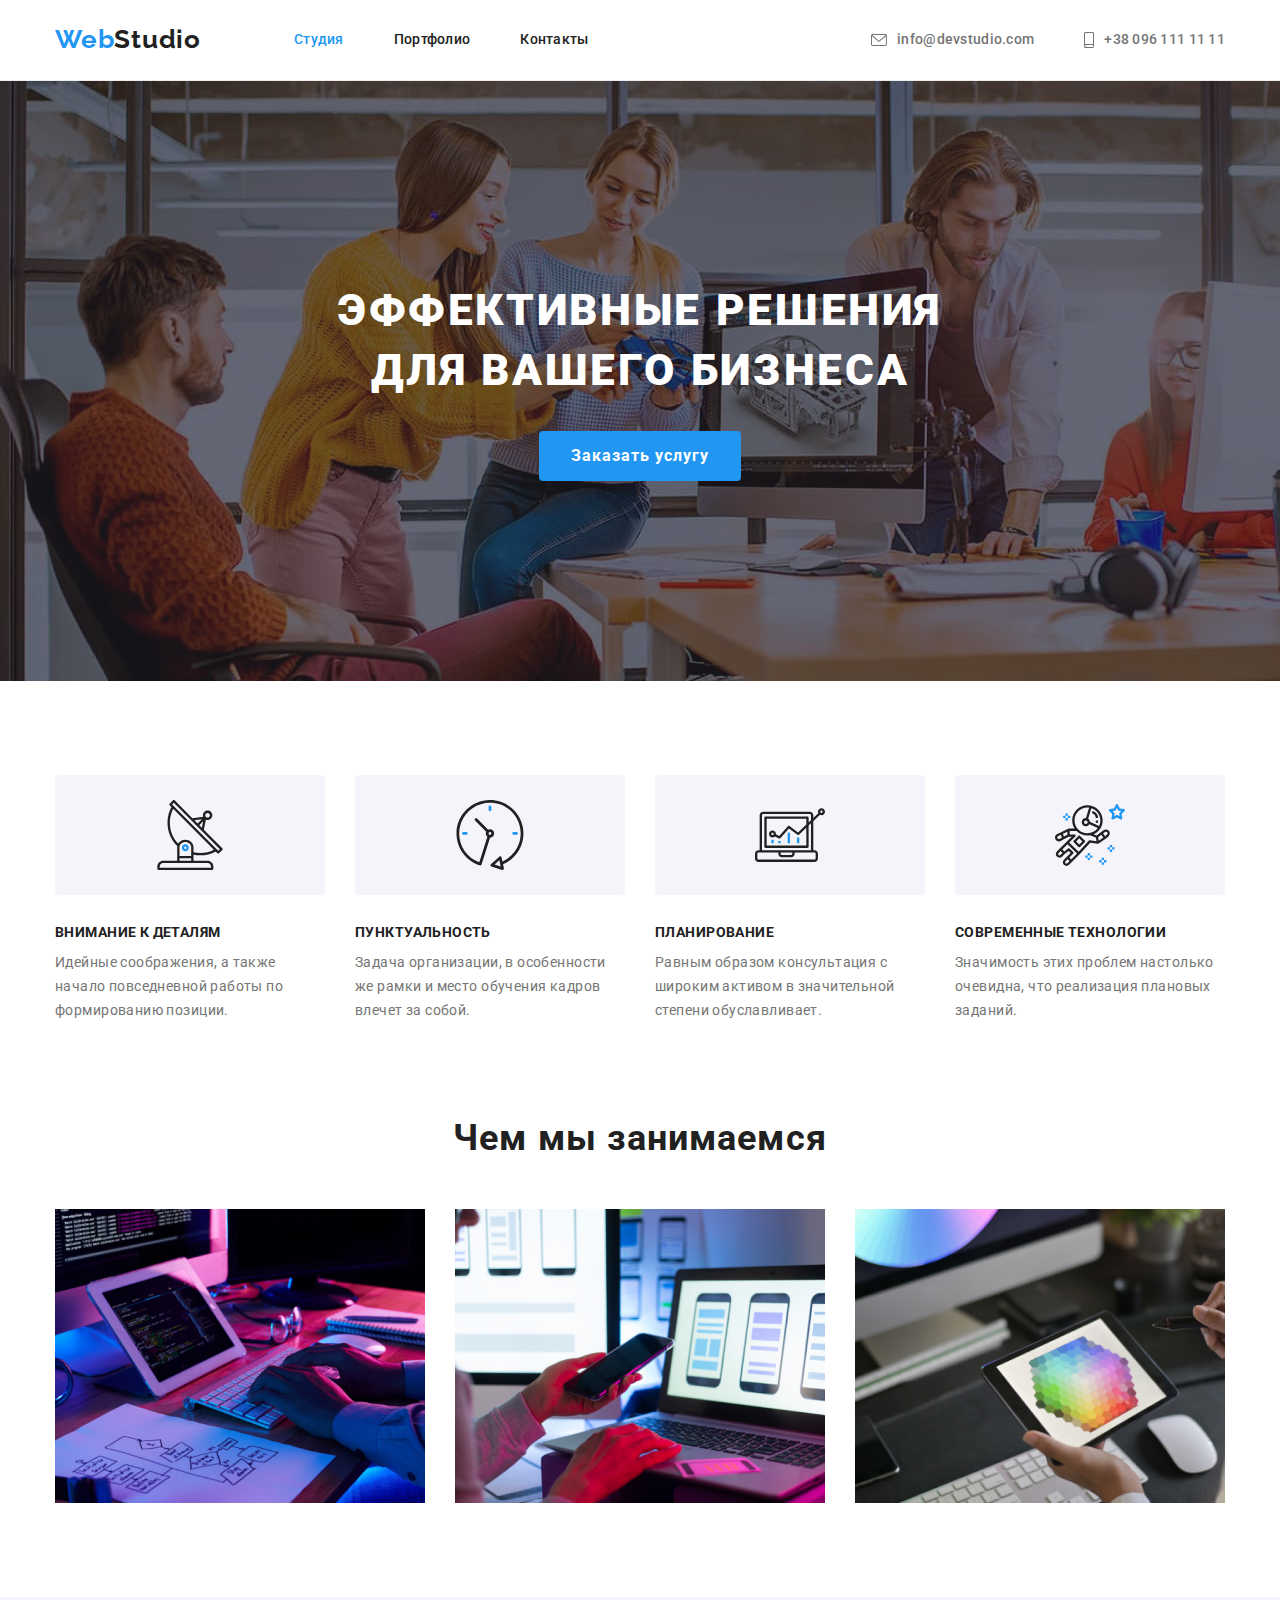
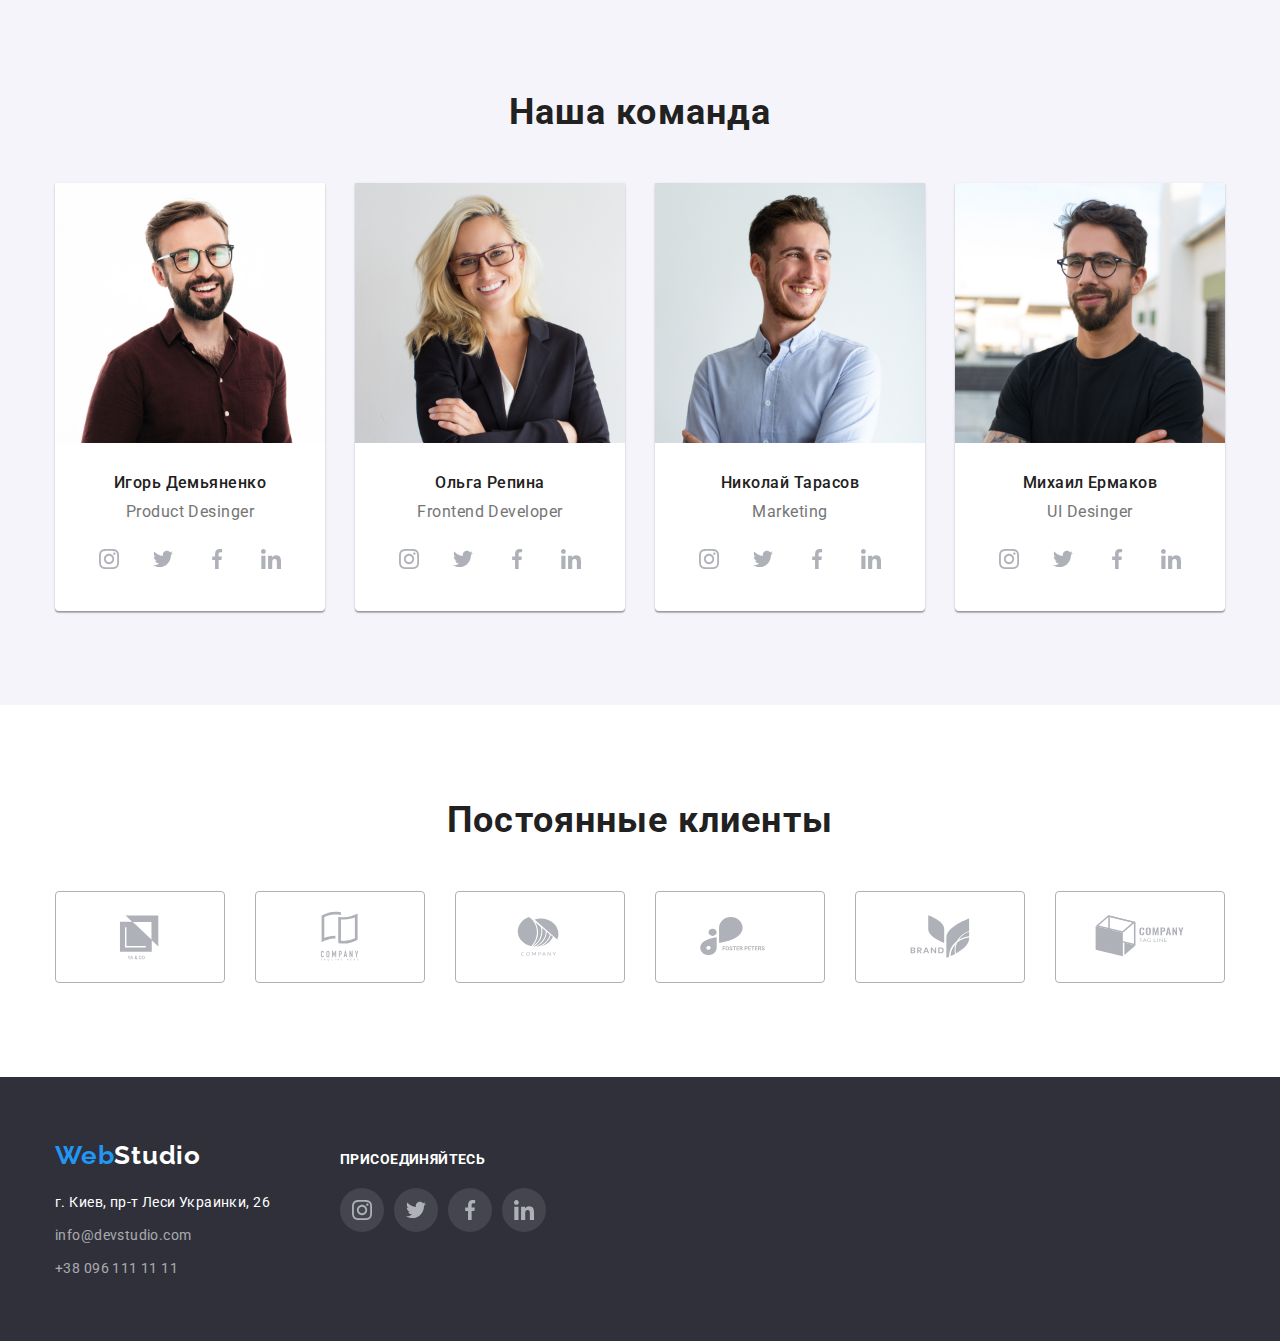
<file: index.html>
<!DOCTYPE html>
<html lang="ru"> 
    <head>
        <meta charset="UTF-8">
        <meta http-equiv="X-UA-Compatible" content="IE=edge">
        <meta name="viewport" content="width=device-width, initial-scale=1.0">
        <title>Document</title>
        <link rel="preconnect" href="https://fonts.googleapis.com">
        <link rel="preconnect" href="https://fonts.gstatic.com" crossorigin>
        <link href="https://fonts.googleapis.com/css2?family=Raleway:wght@700&family=Roboto:wght@400;500;700;900&display=swap" rel="stylesheet">
        <link rel="stylesheet" href="https://cdn.jsdelivr.net/npm/modern-normalize@1.1.0/modern-normalize.min.css">
        <link rel="stylesheet" href="./css/styles.css">
    </head>
    <body>  
        <!--Шапка-->
        <header class="header">
            <div class="container heder-container">
                <nav class="header-navigation">
                    <a href="/" class="link header-logo">Web<span class="header-studio">Studio</span> </a>
                    <ul class="list header-list">
                        <li class="header-item"><a class="link header-link current"  href="./index.html">Студия</a></li>
                        <li class="header-item"><a class="link header-link" href="./portfolio.html">Портфолио</a></li>
                        <li class="header-item"><a class="link header-link" href="">Контакты</a></li>
                    </ul>
                </nav>              
                <ul class="list contact-list">
                    <li class="contact-item"><a href="mailto:info@devstudio.com" class="link contact-link">
                        <svg class="envelope-icon" width="16" height="12">
                        <use href="./images/icons.svg#icon-envelope"></use>
                    </svg>info@devstudio.com</a></li>
                    <li class="contact-item"><a href="tel:+380961111111" class="link contact-link">
                        <svg class="smartphone-icon" width="10" height="16">
                        <use href="./images/icons.svg#icon-smartphone"></use>
                    </svg>+38 096 111 11 11</a></li>
                </ul>
            </div>   
        </header>  
        <main>
            <!--Основной-->            
            <section class="hero">
                <div class="container">   
                    <h1 class="hero-title">Эффективные решения для вашего бизнеса</h1>                
                    <button type="button" class="hero-btn">Заказать услугу</button>
                </div>  
            </section>        
            <!--Наша особенность-->
            <section class="differences section">
                <div class="container">
                    <h2 class="visually-hidden" >Наша особенность</h2>
                    <ul class="list differences-list">
                        <li class="differences-item">
                            <a href="" class="differences-link">
                                <svg class="differences-icon" width="70" height="70">
                                    <use href="./images/icons.svg#icon-antenna"></use>
                                </svg> 
                            </a>
                            <h3 class="differences-title">Внимание к деталям</h3>
                            <p class="differences-after-title" >Идейные соображения, а также начало повседневной работы по формированию позиции.</p>
                        </li>
                        <li class="differences-item">
                            <a href="" class="differences-link">
                                <svg class="differences-icon" width="70" height="70">
                                    <use href="./images/icons.svg#icon-clock"></use>
                                </svg> 
                            </a>
                            <h3 class="differences-title">Пунктуальность</h3>
                            <p class="differences-after-title">Задача организации, в особенности же рамки и место обучения кадров влечет за собой.</p>     
                        </li>
                        <li class="differences-item">
                            <a href="" class="differences-link">
                                <svg class="differences-icon" width="70" height="70">
                                    <use href="./images/icons.svg#icon-diagram"></use>
                                </svg> 
                            </a>
                            <h3 class="differences-title">Планирование</h3>
                            <p class="differences-after-title">Равным образом консультация с широким активом в значительной степени обуславливает.</p>                  
                        </li>
                        <li class="differences-item">
                            <a href="" class="differences-link">
                                <svg class="differences-icon" width="70" height="70">
                                    <use href="./images/icons.svg#icon-astronaut"></use>
                                </svg> 
                            </a>
                            <h3 class="differences-title">Современные технологии</h3>
                            <p class="differences-after-title">Значимость этих проблем настолько очевидна, что реализация плановых заданий.</p>
                        </li>
                    </ul> 
                </div>
            </section>
            <!--Чем мы занимаемся--> 
            <section class="work section">
                <div class="container">
                    <h2 class="work-title">Чем мы занимаемся</h2>
                    <ul class="list work-list">
                        <li class="work-item">
                            <img src="./images/картинка1.jpg" alt="картинка 1" width="370" height="294">
                        </li>
                        <li class="work-item">
                            <img src="./images/картинка2.jpg" alt="картинка 2" width="370" height="294">
                        </li>
                        <li class="work-item">
                            <img src="./images/картинка3.jpg" alt="картинка 3" width="370" height="294">
                        </li>
                    </ul>
                </div>
            </section>      
            <!--Наша команда-->
            <section class="command section">
                <div class="container">
                    <h2 class="command-title">Наша команда</h2>
                    <ul class="list command-list">
                        <li class="command-item">
                            <img src="./images/ИгорьДемьяненко.jpg" alt="Игорь Демьяненко" width="270" height="260">
                            <div>
                                <h3 class="command-name">Игорь Демьяненко</h3>
                                <p class="command-after-title">Product Desinger</p>
                                <ul class="command-social-list list">
                                    <li class="command-social-item">
                                        <a class="command-social-link" href="">
                                            <svg class="command-social-icon" width="20" height="20">
                                                <use href="./images/icons.svg#icon-instagram"></use> 
                                            </svg>
                                        </a>
                                    </li>
                                    <li class="command-social-item">
                                        <a class="command-social-link" href="">
                                            <svg class="command-social-icon" width="20" height="20">
                                                <use href="./images/icons.svg#icon-twitter"></use>   
                                            </svg>
                                        </a>
                                    </li>
                                    <li class="command-social-item">
                                        <a class="command-social-link" href="">
                                            <svg class="command-social-icon" width="20" height="20">
                                                <use href="./images/icons.svg#icon-facebook"></use>
                                            </svg>        
                                        </a>
                                    </li>
                                    <li class="command-social-item">
                                        <a class="command-social-link" href="">
                                            <svg class="command-social-icon" width="20" height="20">
                                                <use href="./images/icons.svg#icon-linkedin"></use>
                                            </svg>                         
                                        </a>
                                    </li>
                                </ul>
                            </div>
                        </li> 
                        <li class="command-item">
                            <img src="./images/ОльгаРепина.jpg" alt="Ольга Репина" width="270" height="260">
                            <div>
                                <h3 class="command-name">Ольга Репина</h3>
                                <p class="command-after-title">Frontend Developer</p>
                                <ul class="command-social-list list">
                                    <li class="command-social-item">
                                        <a class="command-social-link" href="">
                                            <svg class="command-social-icon" width="20" height="20">
                                                <use href="./images/icons.svg#icon-instagram"></use> 
                                            </svg>
                                        </a>
                                    </li>
                                    <li class="command-social-item">
                                        <a class="command-social-link" href="">
                                            <svg class="command-social-icon" width="20" height="20">
                                                <use href="./images/icons.svg#icon-twitter"></use>   
                                            </svg>
                                        </a>
                                    </li>
                                    <li class="command-social-item">
                                        <a class="command-social-link" href="">
                                            <svg class="command-social-icon" width="20" height="20">
                                                <use href="./images/icons.svg#icon-facebook"></use>
                                            </svg>        
                                        </a>
                                    </li>
                                    <li class="command-social-item">
                                        <a class="command-social-link" href="">
                                            <svg class="command-social-icon" width="20" height="20">
                                                <use href="./images/icons.svg#icon-linkedin"></use>
                                            </svg>                         
                                        </a>
                                    </li>
                                </ul>
                            </div>
                        </li>
                        <li class="command-item">
                            <img src="./images/НиколайТарасов.jpg" alt="Николай Тарасов" width="270" height="260">
                            <div>
                                <h3 class="command-name">Николай Тарасов</h3>
                                <p class="command-after-title">Marketing</p>
                                <ul class="command-social-list list">
                                    <li class="command-social-item">
                                        <a class="command-social-link" href="">
                                            <svg class="command-social-icon" width="20" height="20">
                                                <use href="./images/icons.svg#icon-instagram"></use> 
                                            </svg>
                                        </a>
                                    </li>
                                    <li class="command-social-item">
                                        <a class="command-social-link" href="">
                                            <svg class="command-social-icon" width="20" height="20">
                                                <use href="./images/icons.svg#icon-twitter"></use>   
                                            </svg>
                                        </a>
                                    </li>
                                    <li class="command-social-item">
                                        <a class="command-social-link" href="">
                                            <svg class="command-social-icon" width="20" height="20">
                                                <use href="./images/icons.svg#icon-facebook"></use>
                                            </svg>        
                                        </a>
                                    </li>
                                    <li class="command-social-item">
                                        <a class="command-social-link" href="">
                                            <svg class="command-social-icon" width="20" height="20">
                                                <use href="./images/icons.svg#icon-linkedin"></use>
                                            </svg>                         
                                        </a>
                                    </li>
                                </ul>
                            </div>
                        </li>
                        <li class="command-item">
                            <img src="./images/МихаилЕрмаков.jpg" alt="Михаил Ермаков" width="270" height="260">
                            <div>
                                <h3 class="command-name">Михаил Ермаков</h3>
                                <p class="command-after-title">UI Desinger</p>
                                <ul class="command-social-list list">
                                    <li class="command-social-item">
                                        <a class="command-social-link" href="">
                                            <svg class="command-social-icon" width="20" height="20">
                                                <use href="./images/icons.svg#icon-instagram"></use> 
                                            </svg>
                                        </a>
                                    </li>
                                    <li class="command-social-item">
                                        <a class="command-social-link" href="">
                                            <svg class="command-social-icon" width="20" height="20">
                                                <use href="./images/icons.svg#icon-twitter"></use>   
                                            </svg>
                                        </a>
                                    </li>
                                    <li class="command-social-item">
                                        <a class="command-social-link" href="">
                                            <svg class="command-social-icon" width="20" height="20">
                                                <use href="./images/icons.svg#icon-facebook"></use>
                                            </svg>        
                                        </a>
                                    </li>
                                    <li class="command-social-item">
                                        <a class="command-social-link" href="">
                                            <svg class="command-social-icon" width="20" height="20">
                                                <use href="./images/icons.svg#icon-linkedin"></use>
                                            </svg>                         
                                        </a>
                                    </li>
                                </ul>
                            </div>
                        </li>    
                    </ul>    
                </div>
            </section>
        <!--Клиенты-->
        <section class="clients section">
            <div class="container">
                <h2 class="clients-title" >Постоянные клиенты</h2>
                <ul class="list clients-list">
                    <li class="clients-item">
                        <a href="" class="clients-link">
                            <svg class="clients-icon" width="100" height="60">
                                <use href="./images/icons.svg#icon-Logo1"></use>
                            </svg> 
                        </a>
                    </li>
                    <li class="clients-item">
                        <a href="" class="clients-link">
                            <svg class="clients-icon" width="100" height="60">
                                <use href="./images/icons.svg#icon-Logo2"></use>
                            </svg> 
                        </a>
                    </li>
                    <li class="clients-item">
                        <a href="" class="clients-link">
                            <svg class="clients-icon" width="100" height="60">
                                <use href="./images/icons.svg#icon-Logo3"></use>
                            </svg> 
                        </a>
                    </li>
                    <li class="clients-item">
                        <a href="" class="clients-link">
                            <svg class="clients-icon" width="100" height="60">
                                <use href="./images/icons.svg#icon-Logo4"></use>
                            </svg> 
                        </a>
                    </li>
                    <li class="clients-item">
                        <a href="" class="clients-link">
                            <svg class="clients-icon" width="100" height="60">
                                <use href="./images/icons.svg#icon-Logo5"></use>
                            </svg> 
                        </a>
                    </li>
                    <li class="clients-item">
                        <a href="" class="clients-link">
                            <svg class="clients-icon" width="100" height="60">
                                <use href="./images/icons.svg#icon-Logo6"></use>
                            </svg> 
                        </a>
                    </li> 
                </ul> 
            </div>
        </section>      
        </main> 
        <!--Подвал-->
        <footer class="footer"> 
            <div class="container footer-container">
                <div>
                    <a href="/" class="link footer-logo">Web<span class="footer-studio">Studio</span> </a>
                    <address>
                        <ul class="list footer-list">
                            <li class="footer-item"><a href="" class="link footer-adress">г. Киев, пр-т Леси Украинки, 26</a></li>
                            <li class="footer-item"><a href="mailto:info@devstudio.com" class="link footer-link">info@devstudio.com</a></li>
                            <li class="footer-item"><a href="tel:+380961111111" class="link footer-link">+38 096 111 11 11</a></li>
                        </ul>
                    </address> 
                </div>
                <div class="footer-social">
                    <h3 class="footer-social-title">ПРИСОЕДИНЯЙТЕСЬ</h3>
                    <ul class="footer-social-list list">
                        <li class="footer-social-item">
                            <a class="footer-social-link" href="">
                                <svg class="footer-social-icon" width="20" height="20">
                                    <use href="./images/icons.svg#icon-instagram"></use> 
                                </svg>
                            </a>
                        </li>
                        <li class="footer-social-item">
                            <a class="footer-social-link" href="">
                                <svg class="footer-social-icon" width="20" height="20">
                                    <use href="./images/icons.svg#icon-twitter"></use> 
                                </svg>
                            </a>
                        </li>
                        <li class="footer-social-item">
                            <a class="footer-social-link" href="">
                                <svg class="footer-social-icon" width="20" height="20">
                                    <use href="./images/icons.svg#icon-facebook"></use> 
                                </svg>
                            </a>
                        </li>
                        <li class="footer-social-item">
                            <a class="footer-social-link" href="">
                                <svg class="footer-social-icon" width="20" height="20">
                                    <use href="./images/icons.svg#icon-linkedin"></use> 
                                </svg>
                            </a>
                        </li>
                    </ul>
                </div>                             
            </div> 
        </footer>
    </body>
</html>
</file>
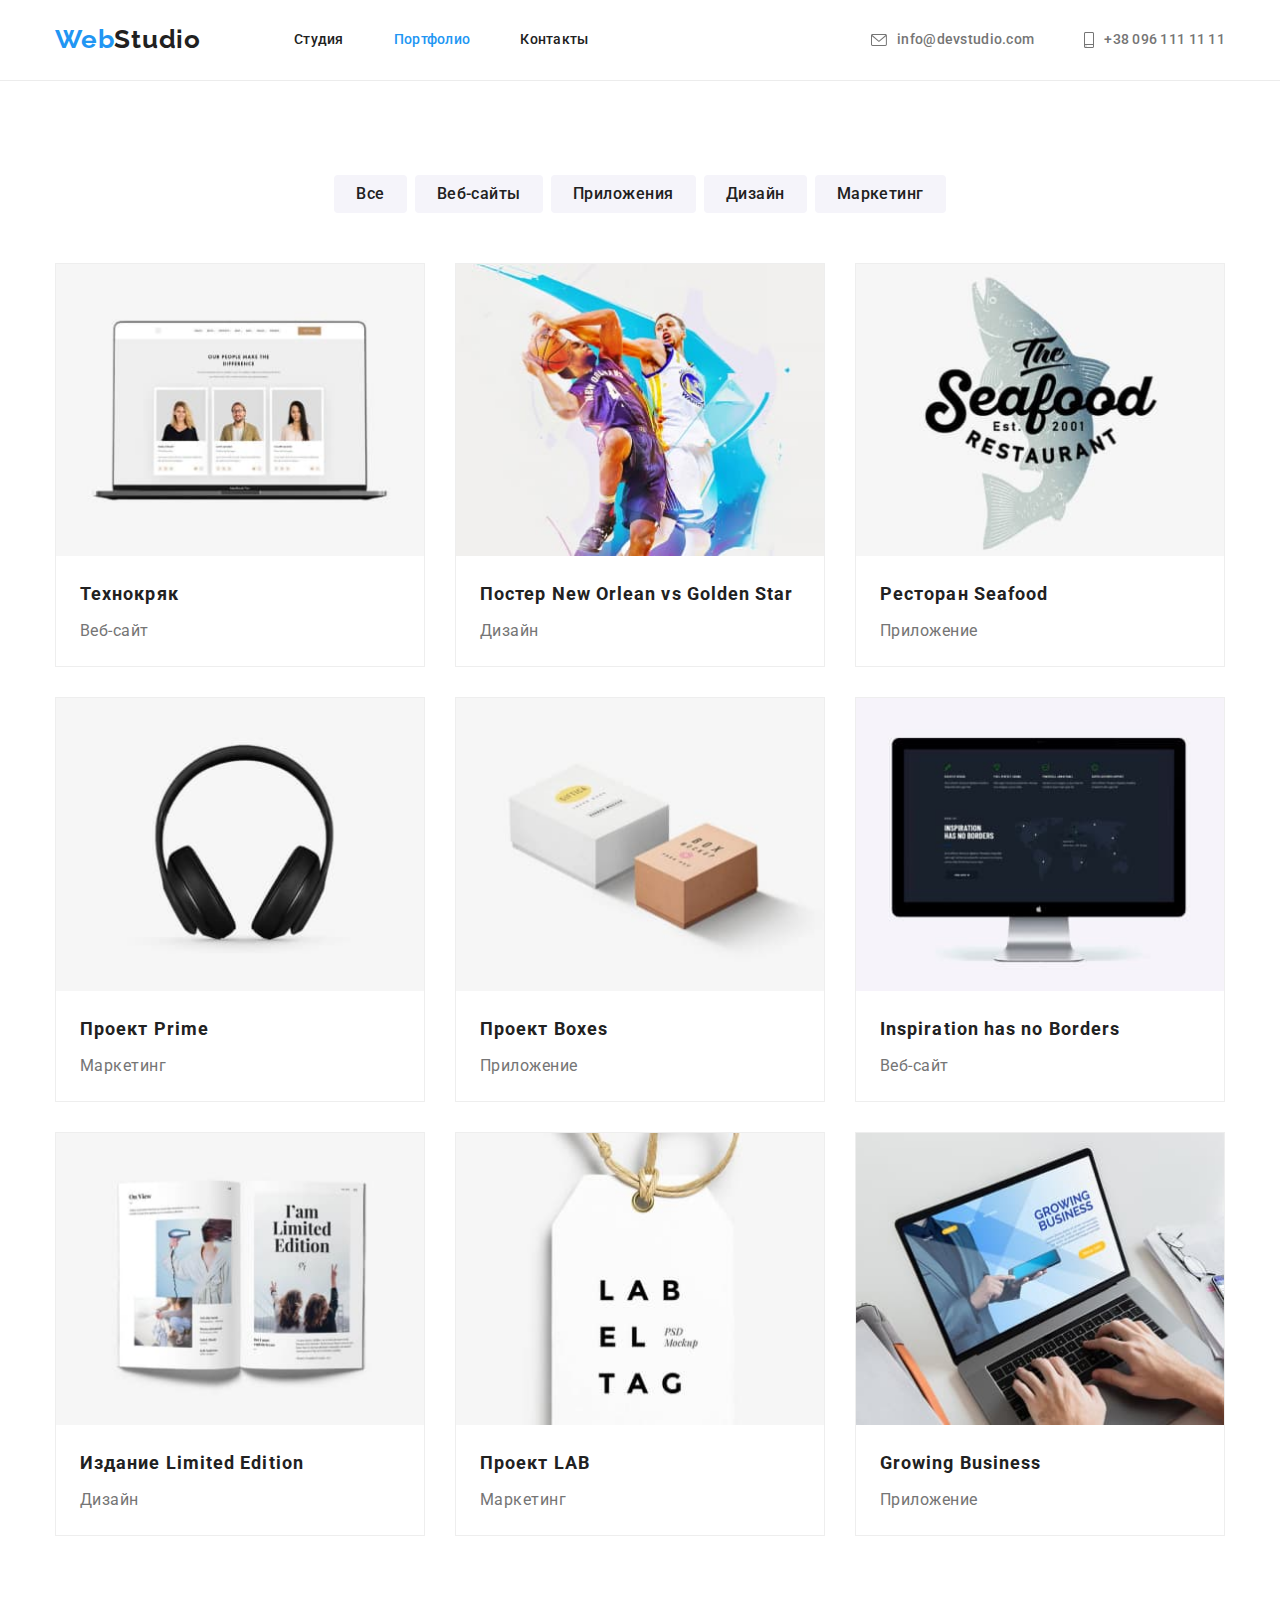
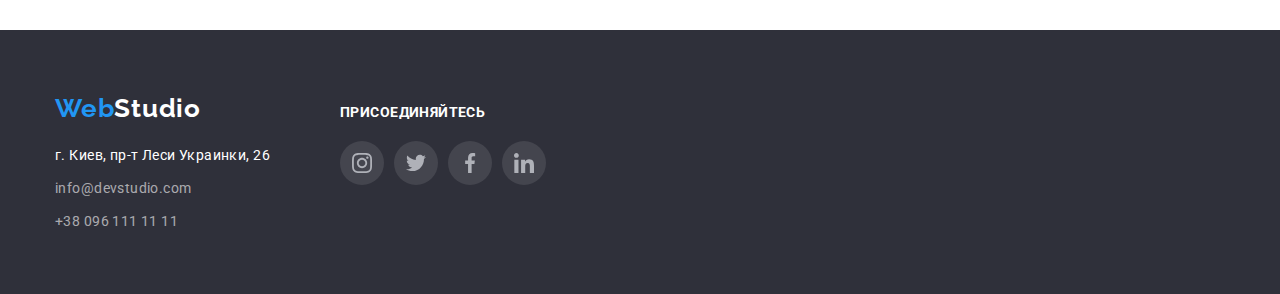
<file: portfolio.html>
<!DOCTYPE html>
<html lang="ru">
    <head>
        <meta charset="UTF-8">
        <meta http-equiv="X-UA-Compatible" content="IE=edge">
        <meta name="viewport" content="width=device-width, initial-scale=1.0">
        <title>Document</title>
        <link rel="preconnect" href="https://fonts.googleapis.com">
        <link rel="preconnect" href="https://fonts.gstatic.com" crossorigin>
        <link href="https://fonts.googleapis.com/css2?family=Raleway:wght@700&family=Roboto:wght@400;500;700;900&display=swap" rel="stylesheet">
        <link rel="stylesheet" href="https://cdn.jsdelivr.net/npm/modern-normalize@1.1.0/modern-normalize.min.css">
        <link rel="stylesheet" href="./css/styles.css">
    </head>
    <body>
        <!--Шапка-->
        <header class="header">
            <div class="container heder-container">
                <nav class="header-navigation">
                    <a href="/" class="link header-logo">Web<span class="header-studio">Studio</span> </a>
                    <ul class="list header-list">
                        <li class="header-item"><a class="link header-link"  href="./index.html">Студия</a></li>
                        <li class="header-item"><a class="link header-link current " href="./portfolio.html">Портфолио</a></li>
                        <li class="header-item"><a class="link header-link" href="">Контакты</a></li>
                    </ul>
                </nav>              
                <ul class="list contact-list">
                    <li class="contact-item"><a href="mailto:info@devstudio.com" class="link contact-link">
                        <svg class="envelope-icon" width="16" height="12">
                        <use href="./images/icons.svg#icon-envelope"></use>
                    </svg>info@devstudio.com</a></li>
                    <li class="contact-item"><a href="tel:+380961111111" class="link contact-link">
                        <svg class="smartphone-icon" width="10" height="16">
                        <use href="./images/icons.svg#icon-smartphone"></use>
                    </svg>+38 096 111 11 11</a></li>
                </ul>
            </div>   
        </header>  
        <main> 
            <!--Портфолио-->  
            <section class="section">
                <div class="container">
                    <h1 class="visually-hidden">Портфолио</h1> 
                    <!--BTN  -->
                    <ul class="list porfolio-list">
                        <li class="porfolio-item"><button type="button" class="porfolio-btn">Все</button></li>
                        <li class="porfolio-item"><button type="button" class="porfolio-btn">Веб-сайты</button></li>
                        <li class="porfolio-item"><button type="button" class="porfolio-btn">Приложения</button></li>
                        <li class="porfolio-item"><button type="button" class="porfolio-btn">Дизайн</button></li>
                        <li class="porfolio-item"><button type="button" class="porfolio-btn">Маркетинг</button></li>
                    </ul> 
                    <!--Project  -->
                    <ul class="list project-list">
                        <li class="project-item"> 
                            <a href="" class="link project-link">
                                <img src="./images/portfolio/tehno.jpg" alt="Технокряк" width="370" height="294">
                                <div class="project-type">
                                    <h2 class="project-title">Технокряк</h2>
                                    <p class="project-after-title">Веб-сайт</p>
                                </div>                             
                            </a>                  
                        </li>
                        <li class="project-item"> 
                            <a href="" class="link project-link">
                                <img src="./images/portfolio/poster.jpg" alt="Постер New Orlean vs Golden Star" width="370" height="294">
                                <div class="project-type">
                                    <h2 class="project-title">Постер New Orlean vs Golden Star</h2>
                                    <p class="project-after-title">Дизайн</p>
                                </div>                         
                            </a>                
                        </li>
                        <li class="project-item"> 
                            <a href="" class="link project-link">
                                <img src="./images/portfolio/seafood.jpg" alt="Ресторан Seafood" width="370" height="294">
                                <div class="project-type">
                                    <h2 class="project-title">Ресторан Seafood</h2>
                                    <p class="project-after-title">Приложение</p>
                                </div>                           
                            </a>                 
                        </li>
                        <li class="project-item"> 
                            <a href="" class="link project-link">
                                <img src="./images//portfolio/prime.jpg" alt="Проект Prime" width="370" height="294">
                                <div class="project-type">
                                    <h2 class="project-title">Проект Prime</h2>
                                    <p class="project-after-title">Маркетинг</p>
                                </div>                             
                            </a>                 
                        </li>
                        <li class="project-item"> 
                            <a href="" class="link project-link">
                                <img src="./images/portfolio/boxes.jpg" alt="Проект Boxes" width="370" height="294">
                                <div class="project-type">
                                    <h2 class="project-title">Проект Boxes</h2>
                                    <p class="project-after-title">Приложение</p>
                                </div>     
                            </a>                       
                        </li>
                        <li class="project-item"> 
                            <a href="" class="link project-link">
                                <img src="./images/portfolio/borders.jpg" alt="Inspiration has no Borders" width="370" height="294">
                                <div class="project-type">
                                    <h2 class="project-title">Inspiration has no Borders</h2>
                                    <p class="project-after-title">Веб-сайт</p>
                                </div>                         
                            </a>                    
                        </li>
                        <li class="project-item"> 
                            <a href="" class="link project-link">
                                <img src="./images/portfolio/limited.jpg" alt="Издание Limited Edition" width="370" height="294">
                                <div class="project-type">
                                    <h2 class="project-title">Издание Limited Edition</h2>
                                    <p class="project-after-title">Дизайн</p>
                                </div>     
                            </a>                     
                        </li>
                        <li class="project-item"> 
                            <a href="" class="link project-link">
                                <img src="./images/portfolio/lab.jpg" alt="Проект LAB" width="370" height="294">
                                <div class="project-type">
                                    <h2 class="project-title">Проект LAB</h2>
                                    <p class="project-after-title">Маркетинг</p>
                                </div>                            
                            </a>                      
                        </li>
                        <li class="project-item"> 
                            <a href="" class="link project-link">
                                <img src="./images/portfolio/business.jpg" alt="Growing Business" width="370" height="294">
                                <div class="project-type">
                                    <h2 class="project-title">Growing Business</h2>
                                    <p class="project-after-title">Приложение</p>
                                </div> 
                            </a>  
                        </li>            
                    </ul>       
                </div>   
            </section>    
        </main>   
        <!--Подвал-->
        <footer class="footer"> 
            <div class="container footer-container">
                <div>
                    <a href="/" class="link footer-logo">Web<span class="footer-studio">Studio</span> </a>
                    <address>
                        <ul class="list footer-list">
                            <li class="footer-item"><a href="" class="link footer-adress">г. Киев, пр-т Леси Украинки, 26</a></li>
                            <li class="footer-item"><a href="mailto:info@devstudio.com" class="link footer-link">info@devstudio.com</a></li>
                            <li class="footer-item"><a href="tel:+380961111111" class="link footer-link">+38 096 111 11 11</a></li>
                        </ul>
                    </address> 
                </div>
                <div class="footer-social">
                    <h3 class="footer-social-title">ПРИСОЕДИНЯЙТЕСЬ</h3>
                    <ul class="footer-social-list list">
                        <li class="footer-social-item">
                            <a class="footer-social-link" href="">
                                <svg class="footer-social-icon" width="20" height="20">
                                    <use href="./images/icons.svg#icon-instagram"></use> 
                                </svg>
                            </a>
                        </li>
                        <li class="footer-social-item">
                            <a class="footer-social-link" href="">
                                <svg class="footer-social-icon" width="20" height="20">
                                    <use href="./images/icons.svg#icon-twitter"></use> 
                                </svg>
                            </a>
                        </li>
                        <li class="footer-social-item">
                            <a class="footer-social-link" href="">
                                <svg class="footer-social-icon" width="20" height="20">
                                    <use href="./images/icons.svg#icon-facebook"></use> 
                                </svg>
                            </a>
                        </li>
                        <li class="footer-social-item">
                            <a class="footer-social-link" href="">
                                <svg class="footer-social-icon" width="20" height="20">
                                    <use href="./images/icons.svg#icon-linkedin"></use> 
                                </svg>
                            </a>
                        </li>
                    </ul>
                </div>                             
            </div> 
        </footer>
    </body>
</html>
</file>
<file: css/styles.css>
/* основной цвет заголовка #FFFFFF */
/* второй цвет заголовка #212121 */
/* основной  цвет текста #757575 */
/* контакты цвет rgba(255, 255, 255, 0.6) */
/* акцент цвет #2196F3 */

/* основной фон #E5E5E5 */
/* второй фон #2F303A; */
/* третий фон  #F5F4FA */
/* фон шапки #FFFFFF */
/* фон подвал #2F303A*/

/* основной фон кнопки #2196F3 */
/* второй фон кнопки rgba(0, 0, 0, 0.15) */
/* основной цвет текста кнопки #FFFFFF */
/* второй цвет текста кнопки #212121 */
/* основной фон кнопки портфолио #F5F4FA */
/* второй фон кнопки портфолио #2196F3 */
/* основной текст кнопки портфолио #212121 */
/* второй цвет кнопки портфолио #FFFFFF */

/* основной цвет ссылок соцсетей #AFB1B8 */
/* ацент цвет ссылок соцсетей #FFFFFF*/
/* ацент цвет фона ссылок соцсетей #2196F3*/

:root {
    --main-title-color:#FFFFFF;
    --second-title-color:#212121;
    --main-text-color:#757575;
    --contacts-color:rgba(255, 255, 255, 0.6);
    --accent-color:#2196F3;
    --main-background:#FFFFFF;
    --second-background:#2F303A;
    --third-background:#F5F4FA;
    --header-background:#FFFFFF;
    --footer-background:#2F303A;
    --main-social-color:#AFB1B8;
    --sekond-social-color:#FFFFFF;
}

/* html{
    box-sizing: border-box;  
}

*,
*::before,
*::after {
    box-sizing: inherit;
}  */

/* *{
    box-sizing: border-box;
} */

p,
h1,
h2,
h3,
h4,
h5,
h6{
    margin: 0; 
}

button{
    cursor: pointer;
    font-family: inherit;
    display: block;
    border-style: none;
}
body {
    font-family:'Roboto', sans-serif;
    background-color:var(--main-background);
    color:var(--main-text-color);
    font-size: 14px;
    letter-spacing: 0.03em;
}

img{
    display: block;
    max-width: 100%; 
    height: auto;
}

.list {
    padding: 0;
    margin: 0;
    list-style:none;
}

.link{
    text-decoration: none;
}

.container{ 
    margin-left: auto;
    margin-right: auto;
    padding: 0 15px;
    width: 1200px;
    /* outline: 1px solid tomato; */
} 

.section{
    padding-top: 94px;
    padding-bottom: 94px;
}
/* ------------------- HEDER-------------------------- */

.header{
    border-bottom: 1px solid #ECECEC;
    background-color:var(--header-background)
    
}

.heder-container{
    display: flex;
    align-items: center;
}

.header-navigation{
    display: flex;
    align-items: center;
}

.header-logo {
    margin-right: 93px;
    padding-top: 24px;
    padding-bottom: 25px;

    font-family: Raleway;
    font-weight: 700;
    font-size: 26px;
    line-height: 1.19;
    letter-spacing: 0.03em;
    color: var(--accent-color);
}

.header-studio{
    color: var(--second-title-color);
}

.header-list{
    display: flex;
}

.header-item:not(:last-child){
    margin-right: 50px;
}

.header-link{
    padding-top: 32px;
    padding-bottom: 32px;
    display: block;
    font-style: normal;
    font-weight: 500;
    font-size: 14px;
    line-height: 1.14;
    letter-spacing: 0.02em;
    color:var(--second-title-color);
    /* position: relative; */
}

.header-link:hover,
.header-link:focus{
    color: var(--accent-color);
}

.current{
    color: var(--accent-color);
}

/* .current::after{
    content: "";
    display: block;
    position: absolute;
    width: 100%;
    height: 4px;
    top:76px;
    background: var(--accent-color);
    border-radius: 2px;
} */

.contact-list{
    display: flex;
    margin-left: auto; 
}

.contact-item:not(:last-child){
    margin-right: 50px;
}

.contact-link{
    display: flex;
    align-items: center; 
    padding-top: 32px;
    padding-bottom: 32px;
    font-weight: 500;
    font-size: 14px;
    line-height: 1.14;
    letter-spacing: 0.02em;
    color: var(--main-text-color); 
}

.contact-link:hover, 
.contact-link:focus{
    color: var(--accent-color);
}

.envelope-icon{
    margin-right: 10px;
    fill: currentColor;
}

.smartphone-icon{
    margin-right: 10px;
    fill: currentColor;
}

/* ------------------- HERO-------------------------- */

.hero{
    background-color: var(--second-background);
    background-image: linear-gradient(rgba(47, 48, 58, 0.4),rgba(47, 48, 58, 0.4)), url(../images/hero.jpg);
    max-width: 1600px;
    padding-top: 200px;
    padding-bottom: 200px;
    margin: 0 auto;
    background-repeat: no-repeat;
    background-size: cover;
    height: 600px;
}

.hero-title{
    width: 696px;
    height: 120px;
    margin-left: auto;
    margin-right: auto;
    text-align: center;
    text-transform: uppercase;
    

    font-weight: 900;
    font-size: 44px;
    line-height: 1.36;
    letter-spacing: 0.06em;
    color:var(--main-title-color);
}

.hero-btn{
    margin-left: auto;
    margin-right: auto;
    margin-top: 30px;
    min-width: 200px;
    height: 50px;
    padding: 10px 32px;
    border-radius: 4px;

    background-color:var(--accent-color) ;
    font-weight: 700;
    font-size: 16px;
    line-height: 1.87;
    letter-spacing: 0.06em;
    color:var(--main-title-color);
}
    
/* -------------------DIFFERENCES-------------------------- */

.visually-hidden {
    position: absolute;
    white-space: nowrap;
    width: 1px;
    height: 1px;
    overflow: hidden;
    border: 0;
    padding: 0;
    clip: rect(0 0 0 0);
    clip-path: inset(50%);
    margin: -1px;
}

.differences-list{
    display: flex;
    justify-content: center;
}


.differences-item +.differences-item{
    margin-left: 30px;
}
/* .differences-item:not(:last-child){
    margin-right: 30px;} */

.differences-link{
    display: flex;
    padding: 25px 100px;
    /* width: 270px; */
    background: var(--third-background);
    border-radius: 4px;
    
}

.differences-title{ 
    text-transform: uppercase;

    margin-top: 30px;
    font-weight: 700;
    font-size: 14px;
    line-height: 1.14;
    letter-spacing: 0.03em;
    color: var(--second-title-color);
}

.differences-after-title{
    width: 270px;
    font-weight: 400;
    font-size: 14px;
    line-height: 1.71;
    letter-spacing: 0.03em;
    margin-top: 10px;
}

/* -------------------WORK-------------------------- */

.work{
    padding-top: 0px;
}
.work-title{
        text-align: center;
        margin-bottom: 50px;

        font-weight: 700;
        font-size: 36px;
        line-height: 1.17;
        letter-spacing: 0.03em;
        color:var(--second-title-color);
}

.work-list{
    display: flex;
    margin-right: -30px;
}

.work-item{
    flex-basis: calc(100% / 3 -30px);
    margin-right: 30px;
}

/* -------------------COMMAND-------------------------- */

.command{
    background-color: var(--third-background);
    }

.command-title{
    text-align: center;
    margin-bottom: 50px;

    font-weight: 700;
    font-size: 36px;
    line-height: 1.17;
    letter-spacing: 0.03em;  
    color:var(--second-title-color);  
}

.command-list{
    display: flex;
    margin-right: -30px;
}

.command-item{
    width: 270px;
    padding-bottom: 30px;
    flex-basis: calc(100% / 4 -30px);
    margin-right: 30px; 
    background-color: var(--main-background);
    box-shadow: 0px 1px 3px rgba(0, 0, 0, 0.12), 0px 1px 1px rgba(0, 0, 0, 0.14), 0px 2px 1px rgba(0, 0, 0, 0.2);
    border-radius: 0px 0px 4px 4px;
}

.command-name{
    text-align: center;
    margin-top: 30px;
    margin-bottom: 10px;

    font-weight: 500;
    font-size: 16px;
    line-height: 1.19;
    letter-spacing: 0.03em;
    color: var(--second-title-color);
}

.command-after-title{
    font-weight: 400;
    font-size: 16px;
    line-height: 1.19;
    letter-spacing: 0.03em;
    color: var(--main-text-color);
    text-align: center;
    margin-bottom: 16px;
}

.command-social-list{
    display: flex;
    justify-content:center;
}

.command-social-item{
    width: 44px;
    height: 44px;   
}

.command-social-item +.command-social-item{
    margin-left: 10px;
}
.command-social-link{
    width: 100%;
    height: 100%;
    /* background-color: tomato; */
    border-radius: 50%;
    display: flex;
    align-items: center;
    justify-content: center;
    color:var(--main-social-color)
}

.command-social-link:hover,
.command-social-link:focus{
    background-color: var(--accent-color);
    color:var(--sekond-social-color)
}

.command-social-icon{
    fill: currentColor;
}

/* -------------------CLIENTS-------------------------- */

.clients-title{
    margin-bottom: 50px;
    font-weight: 700;
    font-size: 36px;
    line-height: 1.17;
    text-align: center;
    letter-spacing: 0.03em;
    color:var(--second-title-color)
    }

.clients-list{
    display: flex; 
}

.clients-item{
    width: 170px;
    height: 92px;
}

.clients-item + .clients-item{
    margin-left: 30px;
}
.clients-link{
    width: 100%;
    height: 100%;
    border: 1px solid #AFB1B8;
    box-sizing: border-box;
    border-radius: 4px;
    display: flex;
    align-items: center;
    justify-content: center;
    color:var(--main-social-color);
} 
.clients-link:hover,
.clients-link:focus{
    border: 1px solid var(--accent-color); 
    color:var(--accent-color);
}
.clients-icon{
    fill: currentColor;
}
/* -------------------FOOTER-------------------------- */

.footer{
    background-color:var(--footer-background); 
    max-width: 1600px;

    padding-top: 60px;
    padding-bottom: 60px;
}

.footer-container{
    display: flex; 
    align-items: baseline;
}
.footer-logo {
    margin-bottom: 20px;
    display: block;

    font-family: Raleway;
    font-weight: 700;
    font-size: 26px;
    line-height: 1.19;
    letter-spacing: 0.03em;
    color: var(--accent-color);
    }

.footer-studio{
    color:var(--main-title-color);
    }

    .footer-item:not(:last-child){
    margin-bottom: 9px;
    }
.footer-adress{
    font-style: normal;
    font-weight: 400;
    font-size: 14px;
    line-height: 1.71;
    letter-spacing: 0.03em;
    color:var(--main-title-color);
}

.footer-adress:hover,
.footer-adress:focus{
    color: var(--accent-color);
}

.footer-link{
    font-style: normal;
    font-weight: 400;
    font-size: 14px;
    line-height: 1.71;
    letter-spacing: 0.03em;
    color:var(--contacts-color);
}

.footer-link:hover,
.footer-link:focus{
    color: var(--accent-color);
}

.footer-social{
    margin-left: 70px;
    margin-top: 15px;
}
.footer-social-title{
    display: flex;
    justify-content:center;
    margin-bottom: 20px;
    margin-right: 61px;
    color: var(--main-title-color);
    font-weight: 700;
    font-size: 14px;
    line-height: 1.14;
    letter-spacing: 0.03em;
    text-transform: uppercase;
}
.footer-social-list{
    display: flex;
    justify-content:center;   
}

.footer-social-item{
    width: 44px;
    height: 44px;   
}

.footer-social-item +.footer-social-item{
    margin-left: 10px;
}

.footer-social-link{
    width: 100%;
    height: 100%;
    background-color:rgba(255, 255, 255, 0.1);
    border-radius: 50%;
    display: flex;
    align-items: center;
    justify-content: center;
    color:var(--main-social-color);
}

.footer-social-link:hover,
.footer-social-link:focus{
    background-color: var(--accent-color);
    color:var(--sekond-social-color);
}

.footer-social-icon{
    fill: currentColor;
}

/* -------------------PORFOLIO-------------------------- */

/* -------- BTN----------- */

.porfolio-list{
    display: flex;
    justify-content: center;
    margin-bottom: 50px;
}

.porfolio-item:not(:last-child){
    margin-right: 8px;
    }

.porfolio-btn{
    padding: 6px 22px;
    border-radius: 4px;
    
    font-weight: 500;
    font-size: 16px;
    line-height: 1.62;
    letter-spacing: 0.03em;
    color: #212121;  
    background-color:#F5F4FA;
}

.porfolio-btn:hover, 
.porfolio-btn:focus{
    box-shadow: 0px 3px 1px rgba(0, 0, 0, 0.1), 0px 1px 2px rgba(0, 0, 0, 0.08), 0px 2px 2px rgba(0, 0, 0, 0.12);
    border-radius: 4px;
    color: #FFFFFF;
    background-color:var(--accent-color)
}

/* ----PROJECTS--------- */

.project-list{
    display: flex;
    flex-wrap: wrap;
    /* margin-right: -30px; */
}

.project-item{
    border: 1px solid #EEEEEE;
    width: 370px;
    margin-right: 30px;
    margin-bottom: 30px;
    /* flex-basis: calc(100% / 9 -30px);
    margin-right: 30px;  */
}

.project-item:hover,
.project-item:focus{
    border: 1px solid #EEEEEE;
    box-sizing: border-box;
    box-shadow: 0px 1px 1px rgba(0, 0, 0, 0.12), 0px 4px 4px rgba(0, 0, 0, 0.06), 1px 4px 6px rgba(0, 0, 0, 0.16);
}

.project-item:nth-child(3n){
    margin-right: 0;   
}

.project-item:nth-last-child(-n+3){
    margin-bottom: 0;   
}

/* .project-item:hover,
.project-item:focus{
    
} */

.project-type{
    padding-top: 20px;
    padding-right: 24px;
    padding-bottom: 20px;
    padding-left: 24px
}
.project-title{
    margin-bottom: 4px;

    font-weight: 700;
    font-size: 18px;
    line-height: 2.0;
    letter-spacing: 0.06em;
    color:var(--second-title-color);
}

.project-after-title{
    font-weight: 400;
    font-size: 16px;
    line-height: 1.87;
    letter-spacing: 0.03em;
    color:var(--main-text-color);
}
</file>
